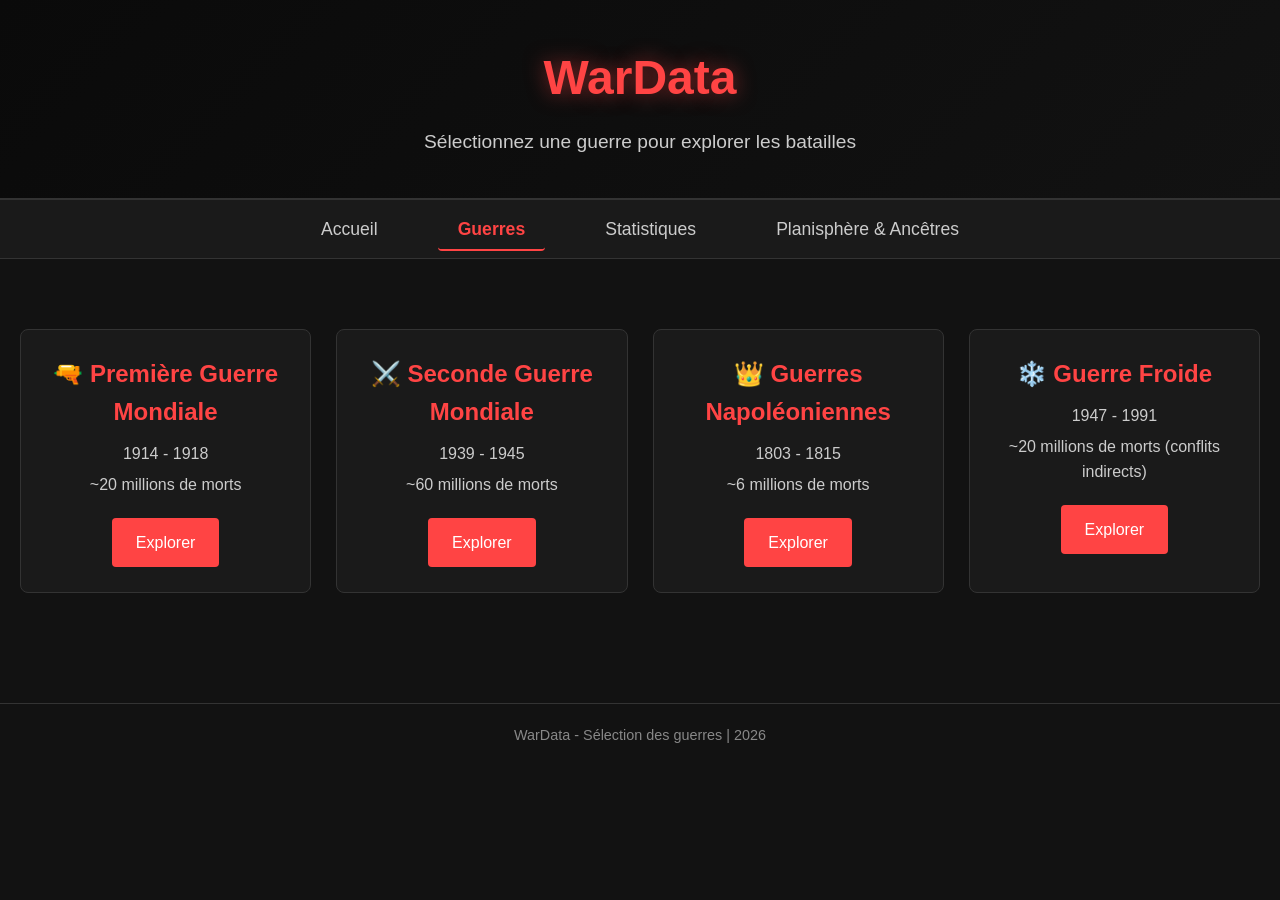
<file: wars/index.html>
<!DOCTYPE html>
<html lang="fr">
<head>
    <meta charset="UTF-8">
    <meta name="viewport" content="width=device-width, initial-scale=1.0">
    <title>WarData - Sélectionnez une guerre</title>
    <link rel="stylesheet" href="style.css">
</head>
<body>
    <header>
        <h1>WarData</h1>
        <p class="subtitle">Sélectionnez une guerre pour explorer les batailles</p>
    </header>

    <nav>
        <ul>
            <li><a href="../index.html">Accueil</a></li>
            <li><a href="index.html" class="active">Guerres</a></li>
            <li><a href="../stats.html">Statistiques</a></li>
            <li><a href="../map.html">Planisphère & Ancêtres</a></li>
        </ul>
    </nav>

    <main>
        <div class="war-grid">
            <div class="war-card">
                <h2>🔫 Première Guerre Mondiale</h2>
                <p>1914 - 1918</p>
                <p>~20 millions de morts</p>
                <a href="ww1.html" class="btn">Explorer</a>
            </div>

            <div class="war-card">
                <h2>⚔️ Seconde Guerre Mondiale</h2>
                <p>1939 - 1945</p>
                <p>~60 millions de morts</p>
                <a href="ww2.html" class="btn">Explorer</a>
            </div>

            <div class="war-card">
                <h2>👑 Guerres Napoléoniennes</h2>
                <p>1803 - 1815</p>
                <p>~6 millions de morts</p>
                <a href="napoleonic.html" class="btn">Explorer</a>
            </div>

            <div class="war-card">
                <h2>❄️ Guerre Froide</h2>
                <p>1947 - 1991</p>
                <p>~20 millions de morts (conflits indirects)</p>
                <a href="coldwar.html" class="btn">Explorer</a>
            </div>
        </div>
    </main>

    <footer>
        <p>WarData - Sélection des guerres | 2026</p>
    </footer>
</body>
</html>
</file>
<file: wars/style.css>
/* ===== RESET & BASE STYLES ===== */
* {
    margin: 0;
    padding: 0;
    box-sizing: border-box;
}

:root {
    --bg-dark: #121212;
    --bg-darker: #0a0a0a;
    --bg-card: #1a1a1a;
    --text-primary: #ffffff;
    --text-secondary: #cccccc;
    --text-muted: #888888;
    --accent-red: #ff4444;
    --accent-orange: #ffaa44;
    --accent-blue: #4488ff;
    --accent-green: #44ff44;
    --border-color: #333333;
    --nav-bg: #1a1a1a;
    --hover-bg: #2a2a2a;
}

body {
    font-family: 'Segoe UI', Tahoma, Geneva, Verdana, sans-serif;
    background-color: var(--bg-dark);
    color: var(--text-primary);
    line-height: 1.6;
    min-height: 100vh;
}

header {
    background: linear-gradient(135deg, var(--bg-darker) 0%, var(--bg-dark) 100%);
    padding: 40px 20px;
    text-align: center;
    border-bottom: 2px solid var(--border-color);
}

header h1 {
    font-size: 3rem;
    color: var(--accent-red);
    margin-bottom: 10px;
    text-shadow: 0 0 20px rgba(255, 68, 68, 0.5);
}

.subtitle {
    font-size: 1.2rem;
    color: var(--text-secondary);
}

nav {
    background-color: var(--nav-bg);
    padding: 15px 0;
    border-bottom: 1px solid var(--border-color);
}

nav ul {
    display: flex;
    justify-content: center;
    list-style: none;
    gap: 40px;
    flex-wrap: wrap;
}

nav a {
    color: var(--text-secondary);
    text-decoration: none;
    font-size: 1.1rem;
    padding: 10px 20px;
    border-radius: 4px;
    transition: all 0.3s ease;
}

nav a:hover {
    color: var(--text-primary);
    background-color: var(--hover-bg);
}

nav a.active {
    color: var(--accent-red);
    font-weight: bold;
    border-bottom: 2px solid var(--accent-red);
}

main {
    max-width: 1400px;
    margin: 0 auto;
    padding: 30px 20px;
}

footer {
    text-align: center;
    padding: 20px;
    margin-top: 40px;
    border-top: 1px solid var(--border-color);
    color: var(--text-muted);
    font-size: 0.9rem;
}

/* ===== WAR SELECTION GRID ===== */
.war-grid {
    display: grid;
    grid-template-columns: repeat(auto-fit, minmax(250px, 1fr));
    gap: 25px;
    margin: 40px 0;
}

.war-card {
    background-color: var(--bg-card);
    padding: 25px;
    border-radius: 8px;
    border: 1px solid var(--border-color);
    text-align: center;
    transition: transform 0.3s ease, box-shadow 0.3s ease;
}

.war-card:hover {
    transform: translateY(-5px);
    box-shadow: 0 10px 20px rgba(255, 68, 68, 0.2);
}

.war-card h2 {
    color: var(--accent-red);
    margin-bottom: 10px;
    font-size: 1.5rem;
}

.war-card p {
    color: var(--text-secondary);
    margin: 5px 0;
}

.btn {
    display: inline-block;
    padding: 12px 24px;
    background-color: var(--accent-red);
    color: white;
    text-decoration: none;
    border-radius: 4px;
    border: none;
    cursor: pointer;
    font-size: 1rem;
    transition: background-color 0.3s ease;
    margin-top: 15px;
}

.btn:hover {
    background-color: #ff6666;
}

/* ===== RESPONSIVE ===== */
@media (max-width: 768px) {
    header h1 {
        font-size: 2rem;
    }

    .subtitle {
        font-size: 1rem;
    }

    nav ul {
        gap: 20px;
    }

    nav a {
        font-size: 1rem;
        padding: 8px 15px;
    }

    .war-grid {
        grid-template-columns: repeat(auto-fit, minmax(200px, 1fr));
    }
}

@media (max-width: 480px) {
    nav ul {
        flex-direction: column;
        align-items: center;
    }

    nav li {
        margin: 5px 0;
    }
}
</file>
